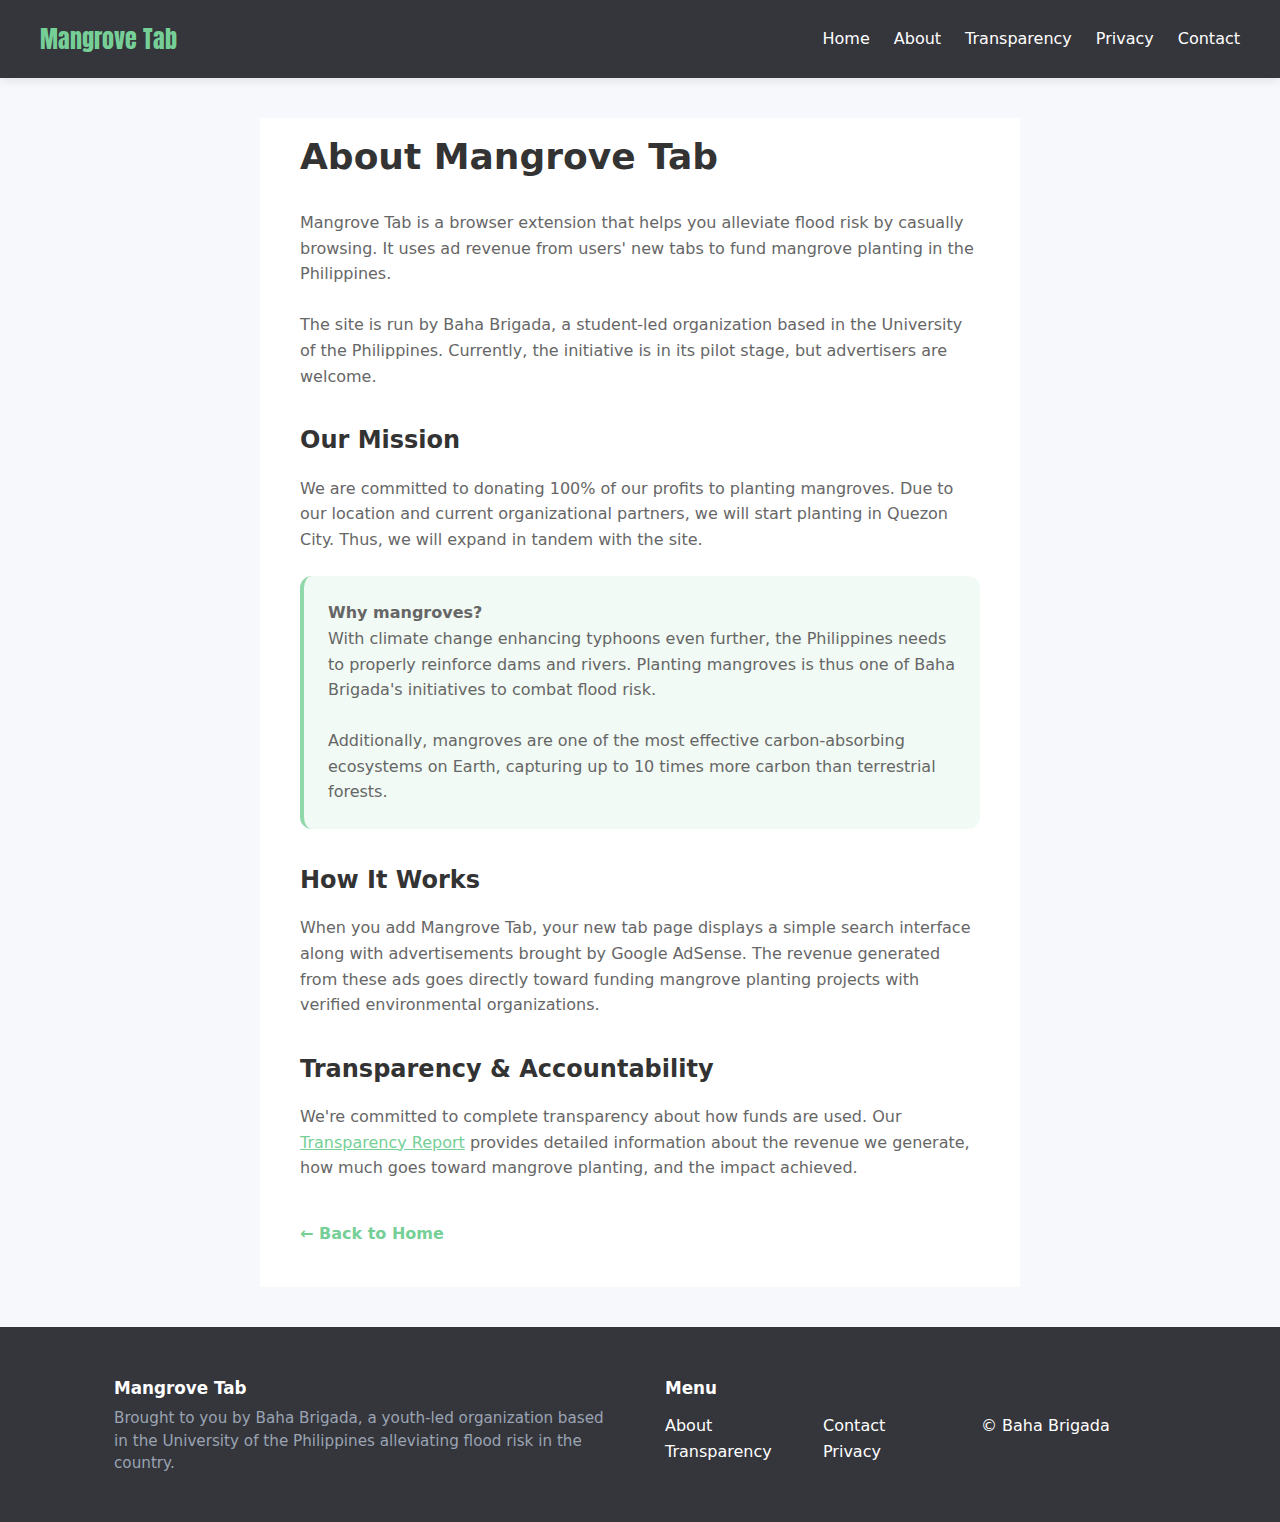
<file: about.html>
<!DOCTYPE html>
<html lang="en">
<head>
    <meta charset="UTF-8">
    <meta name="viewport" content="width=device-width, initial-scale=1.0">
    <title>About Us - Mangrove Tab</title>
	<link rel="stylesheet" href="style_tabs.css">
	<link rel="preconnect" href="https://fonts.googleapis.com">
  
	<link rel="preconnect" href="https://fonts.gstatic.com" crossorigin>
	<link href="https://fonts.googleapis.com/css2?family=Anton&display=swap" rel="stylesheet">

	<link rel="icon" href="leaf.png">

	<script async src="https://pagead2.googlesyndication.com/pagead/js/adsbygoogle.js?client=ca-pub-4052982467927576"
     crossorigin="anonymous"></script>
</head>
<body>
    <div class="header">
        <div class="header-content">
            <a href="index.html" class="logo-link">
                <span>Mangrove Tab</span>
            </a>
            <nav class="nav-links">
                <a href="index.html">Home</a>
                <a href="about.html">About</a>
                <a href="transparency.html">Transparency</a>
                <a href="privacy.html">Privacy</a>
                <a href="contact.html">Contact</a>
            </nav>
        </div>
    </div>

    <div class="container">
        <div class="content-box">
            <h1>About Mangrove Tab</h1>
            
            <p>
                Mangrove Tab is a browser extension that helps you alleviate flood risk by casually browsing. It uses ad revenue
				from users' new tabs to fund mangrove planting in the Philippines.
                <br/><br/>
				The site is run by Baha Brigada, a student-led organization based in the University of the Philippines. Currently,
				the initiative is in its pilot stage, but advertisers are welcome.
            </p>

            <h2>Our Mission</h2>
            <p>
				We are committed to donating 100% of our profits to planting mangroves. Due to our location and current 
				organizational partners, we will start planting in Quezon City. Thus, we will expand in tandem with the site.
            </p>

            <div class="highlight-box">
                <p style="margin: 0;">
                    <strong>Why mangroves?</strong><br>
                    With climate change enhancing typhoons even further, the Philippines needs to properly 
					reinforce dams and rivers. Planting mangroves is thus one of Baha Brigada's initiatives to combat flood risk. 
					<br/><br/>
					Additionally, mangroves are one of the most effective carbon-absorbing ecosystems on Earth, 
					capturing up to 10 times more carbon than terrestrial forests. 
                </p>
            </div>

            <h2>How It Works</h2>
            <p>
                When you add Mangrove Tab, your new tab page displays a simple search interface along with advertisements
				brought by Google AdSense. The revenue generated from these ads goes directly toward funding mangrove planting 
                projects with verified environmental organizations.
            </p>

            <h2>Transparency & Accountability</h2>
            <p>
                We're committed to complete transparency about how funds are used. Our <a href="transparency.html" style="color: #75cf96;">Transparency Report</a> 
                provides detailed information about the revenue we generate, how much goes toward mangrove planting, and the 
				impact achieved.
            </p>

            <a href="index.html" class="back-link">← Back to Home</a>
        </div>
    </div>
</body>

  <footer class="footer" role="contentinfo">
    <div class="footer__container">
      <div class="footer__split">

        <!-- LEFT: brand / summary -->
        <div class="footer__left" aria-label="About">
          <div class="brand">
            <div class="brand__title">Mangrove Tab</div>
            <div class="brand__desc">Brought to you by Baha Brigada, a youth-led organization based in the University of the Philippines alleviating flood risk in the country.</div>
          </div>
        </div>

        <!-- RIGHT: links / contact -->
        <div class="footer__right" aria-label="Site links and contact">
          <div class="links">
		    <div class="brand__title">Menu</div>
            <div class="links__row">
              <div class="links__col">
                <a href="about.html">About</a>
				<a href="transparency.html">Transparency</a>
              </div>
              <div class="links__col">
                <a href="contact.html">Contact</a>
				<a href="privacy.html">Privacy</a>
              </div>
			  <div class="links__col">
				<div>&copy;  Baha Brigada</div>
			  </div>
            </div>

            </div>

          </div>
        </div>

      </div>
    </div>
  </footer>


</html>
</file>
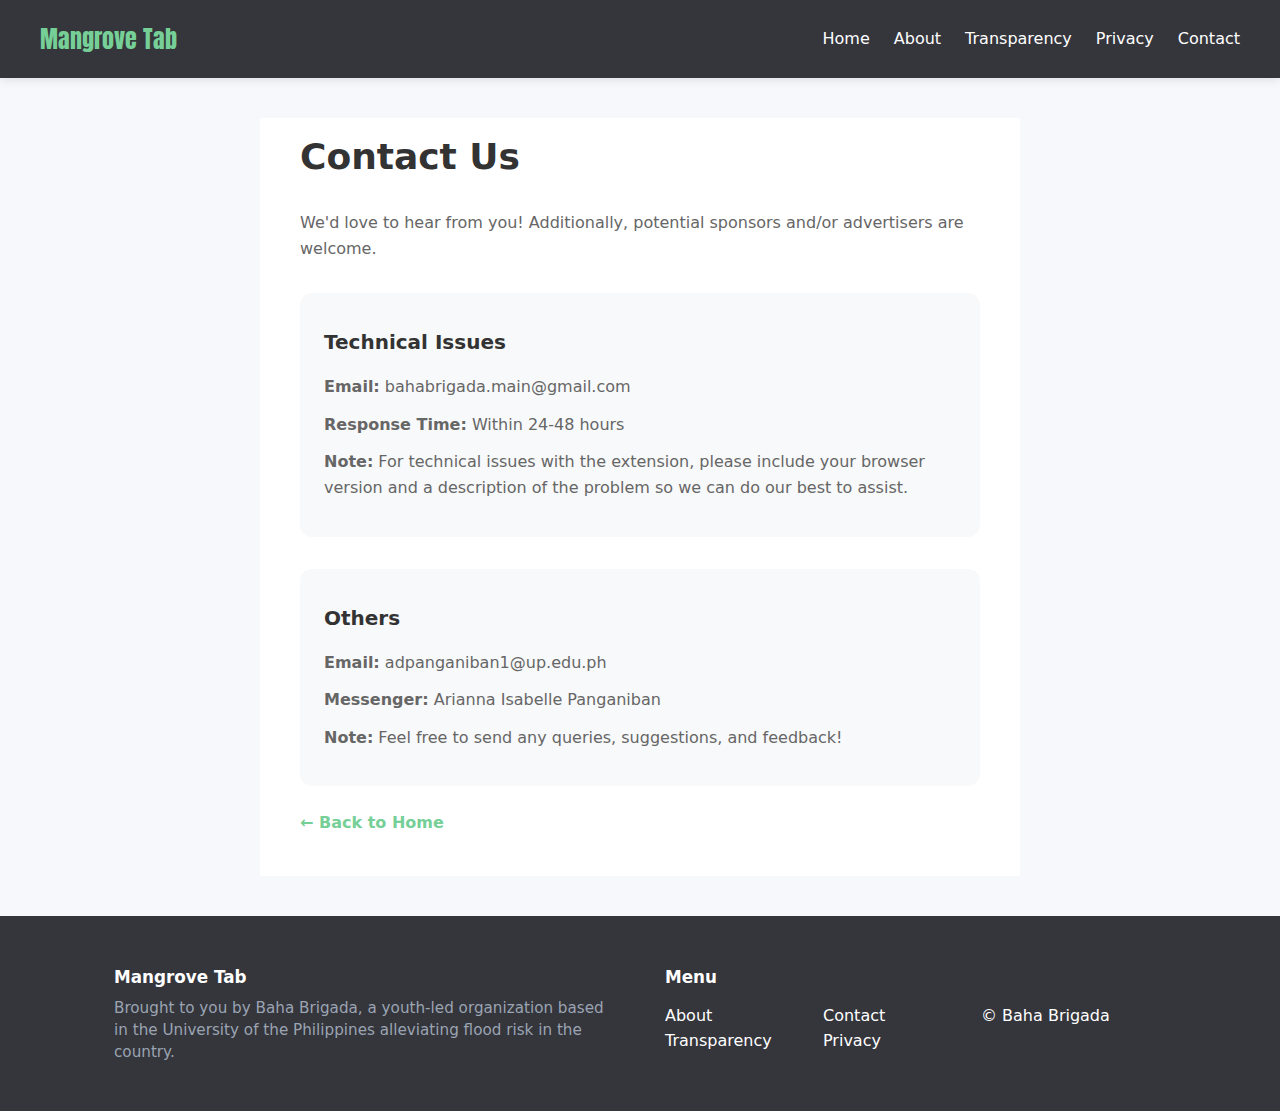
<file: contact.html>
<!DOCTYPE html>
<html lang="en">
<head>
    <meta charset="UTF-8">
    <meta name="viewport" content="width=device-width, initial-scale=1.0">
    <title>Contact Us - Mangrove Tab</title>
		<link rel="stylesheet" href="style_tabs.css">
	<link rel="preconnect" href="https://fonts.googleapis.com">
  
	<link rel="preconnect" href="https://fonts.gstatic.com" crossorigin>
	<link href="https://fonts.googleapis.com/css2?family=Anton&display=swap" rel="stylesheet">
	
	<link rel="icon" href="leaf.png">
    <style>

        .form-group {
            display: flex;
            flex-direction: column;
            gap: 8px;
        }

        label {
            color: #333;
            font-weight: 600;
            font-size: 14px;
        }

        input, textarea, select {
            padding: 12px 16px;
            border: 2px solid #e0e0e0;
            border-radius: 8px;
            font-size: 16px;
            font-family: inherit;
            transition: border-color 0.2s;
        }

        input:focus, textarea:focus, select:focus {
            outline: none;
            border-color: #667eea;
        }

        textarea {
            min-height: 150px;
            resize: vertical;
        }

        .contact-info {
            background: #f8f9fa;
            padding: 1px 24px 24px 24px;
            border-radius: 12px;
            margin-top: 32px;
        }

        .contact-info h2 {
            color: #333;
            margin-bottom: 16px;
            font-size: 20px;
        }

        .contact-info p {
            margin-bottom: 12px;
            color: #666;
        }
		
    </style>
</head>
<body>
    <div class="header">
        <div class="header-content">
            <a href="index.html" class="logo-link">
                <span>Mangrove Tab</span>
            </a>
            <nav class="nav-links">
                <a href="index.html">Home</a>
                <a href="about.html">About</a>
                <a href="transparency.html">Transparency</a>
                <a href="privacy.html">Privacy</a>
                <a href="contact.html">Contact</a>
            </nav>
        </div>
    </div>

    <div class="container">
        <div class="content-box">
            <h1>Contact Us</h1>
            <p>
                We'd love to hear from you! Additionally, potential
				sponsors and/or advertisers are welcome.
            </p>
			
            <div class="contact-info">
                <h2>Technical Issues</h2>
                <p><strong>Email:</strong> bahabrigada.main@gmail.com</p>
                <p><strong>Response Time:</strong> Within 24-48 hours</p>
                <p>
                    <strong>Note:</strong> For technical issues with the extension, please include your browser 
                    version and a description of the problem so we can do our best to assist.
                </p>
            </div>
			
			<div class="contact-info">
                <h2>Others</h2>
                <p><strong>Email:</strong> adpanganiban1@up.edu.ph</p>
				<p><strong>Messenger:</strong> Arianna Isabelle Panganiban</p>
                <p>
                    <strong>Note:</strong> Feel free to send any queries, suggestions, and feedback! 
                </p>
            </div>


            <a href="index.html" class="back-link">← Back to Home</a>
        </div>
    </div>
</body>

  <footer class="footer" role="contentinfo">
    <div class="footer__container">
      <div class="footer__split">

        <!-- LEFT: brand / summary -->
        <div class="footer__left" aria-label="About">
          <div class="brand">
            <div class="brand__title">Mangrove Tab</div>
            <div class="brand__desc">Brought to you by Baha Brigada, a youth-led organization based in the University of the Philippines alleviating flood risk in the country.</div>
          </div>
        </div>

        <!-- RIGHT: links / contact -->
        <div class="footer__right" aria-label="Site links and contact">
          <div class="links">
		    <div class="brand__title">Menu</div>
            <div class="links__row">
              <div class="links__col">
                <a href="about.html">About</a>
				<a href="transparency.html">Transparency</a>
              </div>
              <div class="links__col">
                <a href="contact.html">Contact</a>
				<a href="transparency.html">Privacy</a>
              </div>
			  <div class="links__col">
				<div>&copy;  Baha Brigada</div>
			  </div>
            </div>

            </div>

          </div>
        </div>

      </div>
    </div>
  </footer>


</html>
</file>
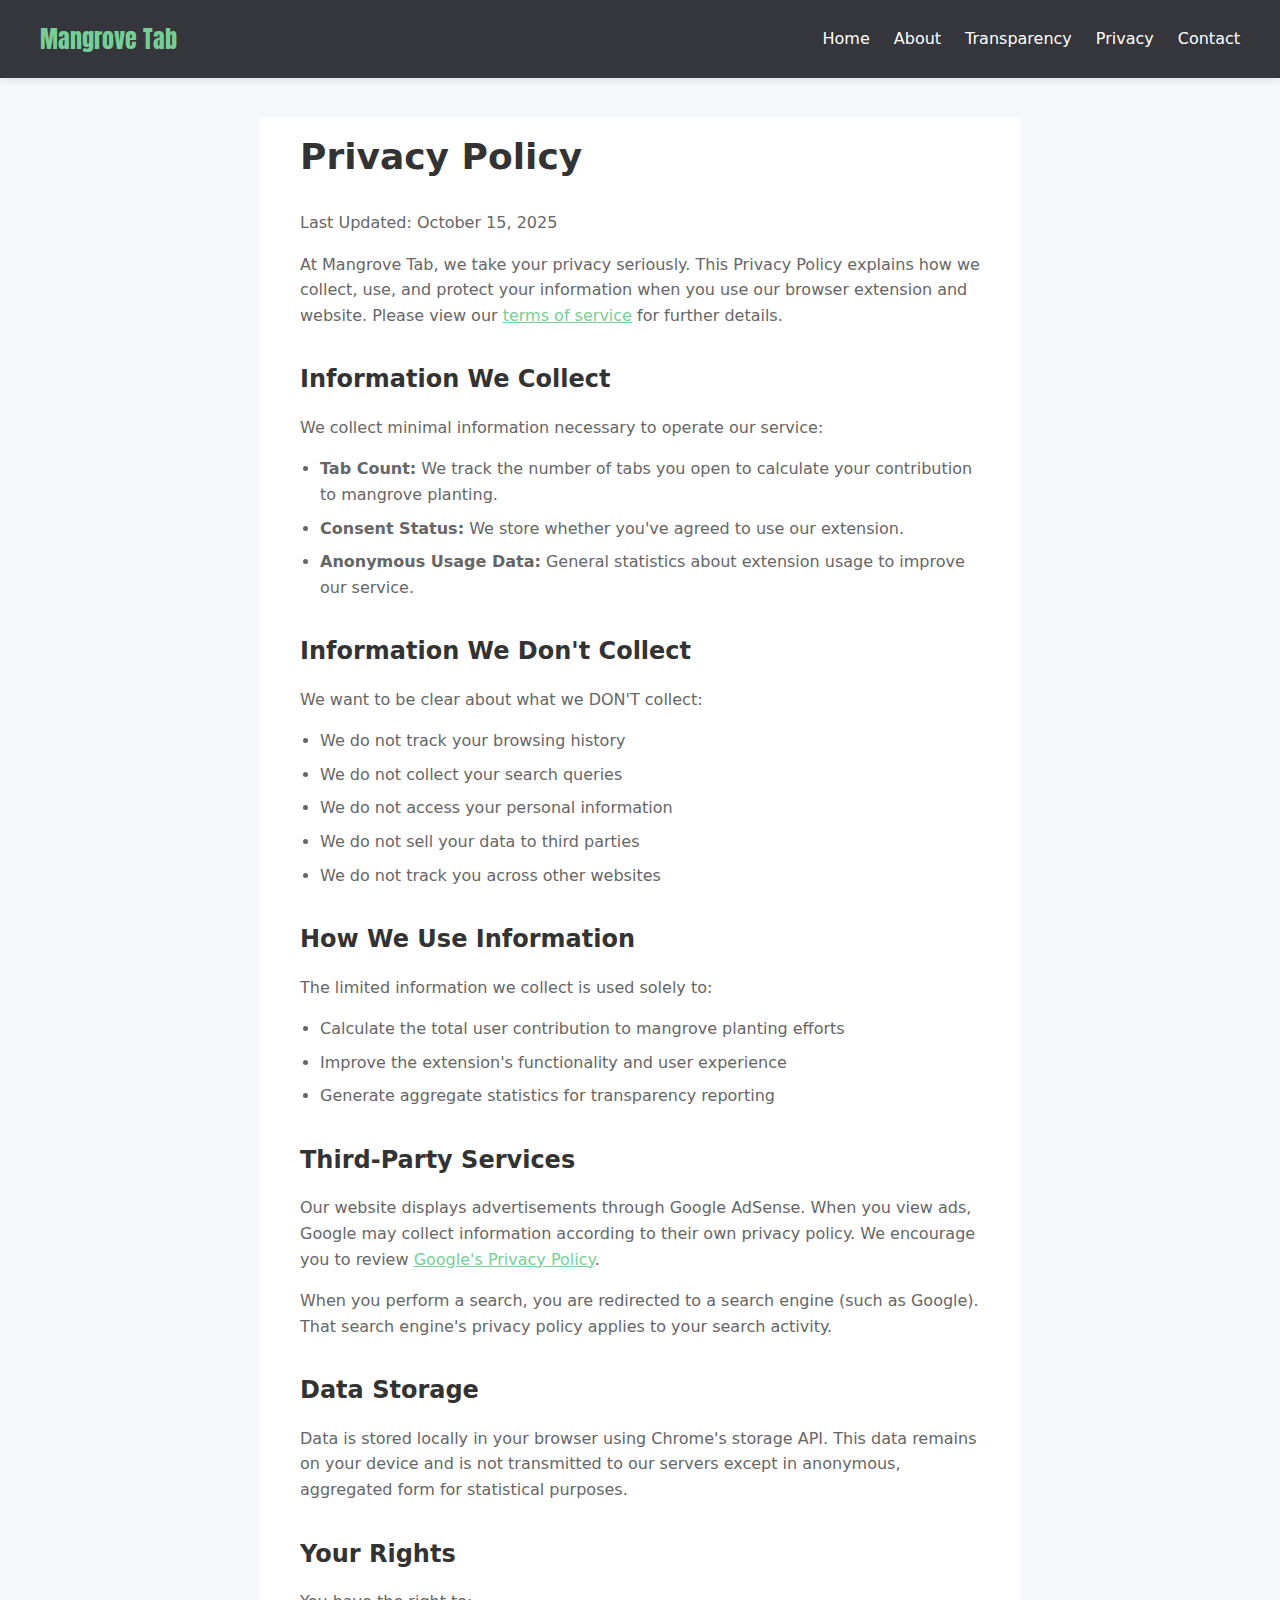
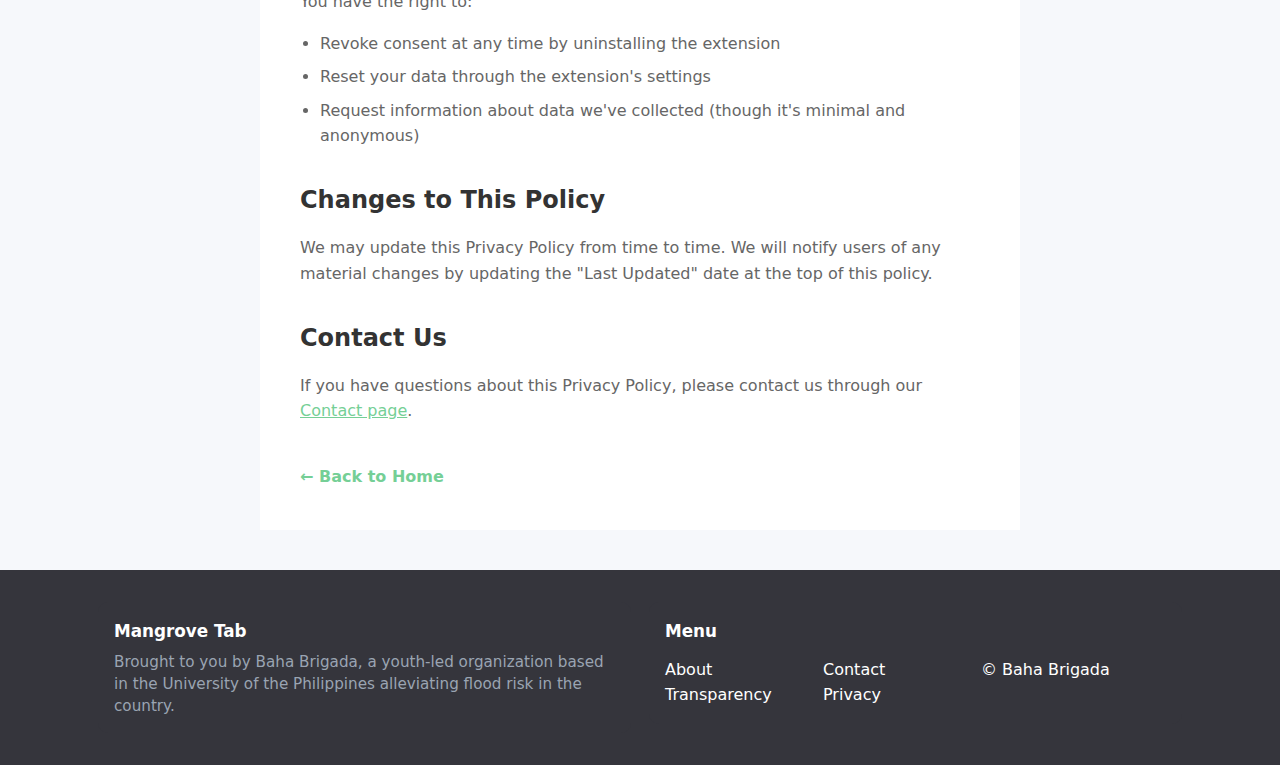
<file: privacy.html>
<!DOCTYPE html>
<html lang="en">
<head>
    <meta charset="UTF-8">
    <meta name="viewport" content="width=device-width, initial-scale=1.0">
    <title>Privacy Policy - Mangrove Tab</title>
	<link rel="stylesheet" href="style_tabs.css">
	<link rel="preconnect" href="https://fonts.googleapis.com">
  
	<link rel="preconnect" href="https://fonts.gstatic.com" crossorigin>
	<link href="https://fonts.googleapis.com/css2?family=Anton&display=swap" rel="stylesheet">
	<style>
	    ul {
            color: #666;
            margin-bottom: 16px;
            margin-left: 20px;
        }

        li {
            margin-bottom: 8px;
        }

	</style>
</head>
<body>
    <div class="header">
        <div class="header-content">
            <a href="index.html" class="logo-link">
                <span>Mangrove Tab</span>
            </a>
            <nav class="nav-links">
                <a href="index.html">Home</a>
                <a href="about.html">About</a>
                <a href="transparency.html">Transparency</a>
                <a href="privacy.html">Privacy</a>
                <a href="contact.html">Contact</a>
            </nav>
        </div>
    </div>

    <div class="container">
        <div class="content-box">
            <h1>Privacy Policy</h1>
            <p class="last-updated">Last Updated: October 15, 2025</p>
            
            <p>
                At Mangrove Tab, we take your privacy seriously. This Privacy Policy explains how we collect, 
                use, and protect your information when you use our browser extension and website. Please view our 
				<a href="terms.html" style="color: #75cf96;" >terms of service</a> for further details.
            </p>

            <h2>Information We Collect</h2>
            <p>
                We collect minimal information necessary to operate our service:
            </p>
            <ul>
                <li><strong>Tab Count:</strong> We track the number of tabs you open to calculate your contribution to mangrove planting.</li>
                <li><strong>Consent Status:</strong> We store whether you've agreed to use our extension.</li>
                <li><strong>Anonymous Usage Data:</strong> General statistics about extension usage to improve our service.</li>
            </ul>

            <h2>Information We Don't Collect</h2>
            <p>
                We want to be clear about what we DON'T collect:
            </p>
            <ul>
                <li>We do not track your browsing history</li>
                <li>We do not collect your search queries</li>
                <li>We do not access your personal information</li>
                <li>We do not sell your data to third parties</li>
                <li>We do not track you across other websites</li>
            </ul>

            <h2>How We Use Information</h2>
            <p>
                The limited information we collect is used solely to:
            </p>
            <ul>
                <li>Calculate the total user contribution to mangrove planting efforts</li>
                <li>Improve the extension's functionality and user experience</li>
                <li>Generate aggregate statistics for transparency reporting</li>
            </ul>

            <h2>Third-Party Services</h2>
            <p>
                Our website displays advertisements through Google AdSense. When you view ads, Google may collect 
                information according to their own privacy policy. We encourage you to review 
                <a href="https://policies.google.com/privacy" style="color: #75cf96;" target="_blank">Google's Privacy Policy</a>.
            </p>

            <p>
                When you perform a search, you are redirected to a search engine (such as Google). That search engine's 
                privacy policy applies to your search activity.
            </p>

            <h2>Data Storage</h2>
            <p>
                Data is stored locally in your browser using Chrome's storage API. This data remains on your device 
                and is not transmitted to our servers except in anonymous, aggregated form for statistical purposes.
            </p>

            <h2>Your Rights</h2>
            <p>
                You have the right to:
            </p>
            <ul>
                <li>Revoke consent at any time by uninstalling the extension</li>
                <li>Reset your data through the extension's settings</li>
                <li>Request information about data we've collected (though it's minimal and anonymous)</li>
            </ul>

            <h2>Changes to This Policy</h2>
            <p>
                We may update this Privacy Policy from time to time. We will notify users of any material changes 
                by updating the "Last Updated" date at the top of this policy.
            </p>

            <h2>Contact Us</h2>
            <p>
                If you have questions about this Privacy Policy, please contact us through our 
                <a href="contact.html" style="color: #75cf96;">Contact page</a>.
            </p>

            <a href="index.html" class="back-link">← Back to Home</a>
        </div>
    </div>
</body>

  <footer class="footer" role="contentinfo">
    <div class="footer__container">
      <div class="footer__split">

        <!-- LEFT: brand / summary -->
        <div class="footer__left" aria-label="About">
          <div class="brand">
            <div class="brand__title">Mangrove Tab</div>
            <div class="brand__desc">Brought to you by Baha Brigada, a youth-led organization based in the University of the Philippines alleviating flood risk in the country.</div>
          </div>
        </div>

        <!-- RIGHT: links / contact -->
        <div class="footer__right" aria-label="Site links and contact">
          <div class="links">
		    <div class="brand__title">Menu</div>
            <div class="links__row">
              <div class="links__col">
                <a href="about.html">About</a>
				<a href="transparency.html">Transparency</a>
              </div>
              <div class="links__col">
                <a href="contact.html">Contact</a>
				<a href="transparency.html">Privacy</a>
              </div>
			  <div class="links__col">
				<div>&copy;  Baha Brigada</div>
			  </div>
            </div>

            </div>

          </div>
        </div>

      </div>
    </div>
  </footer>

</html>
</file>
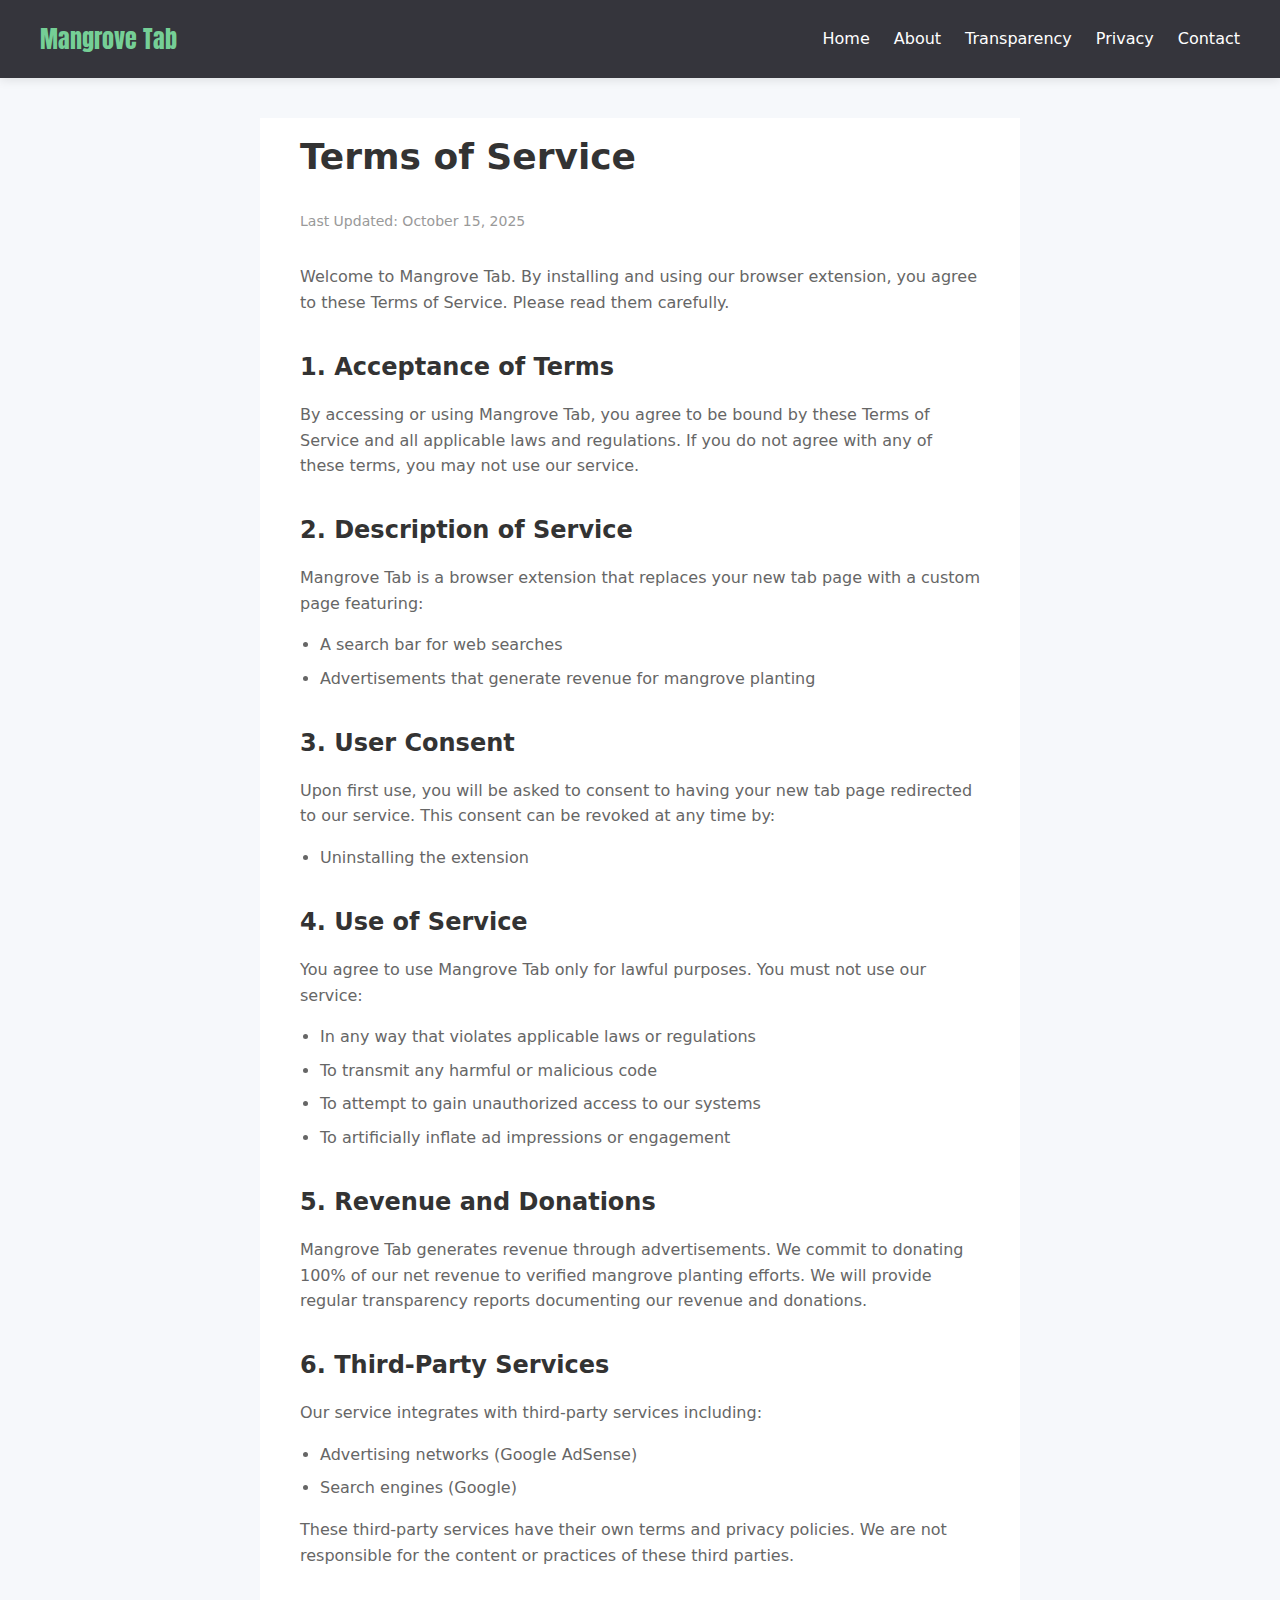
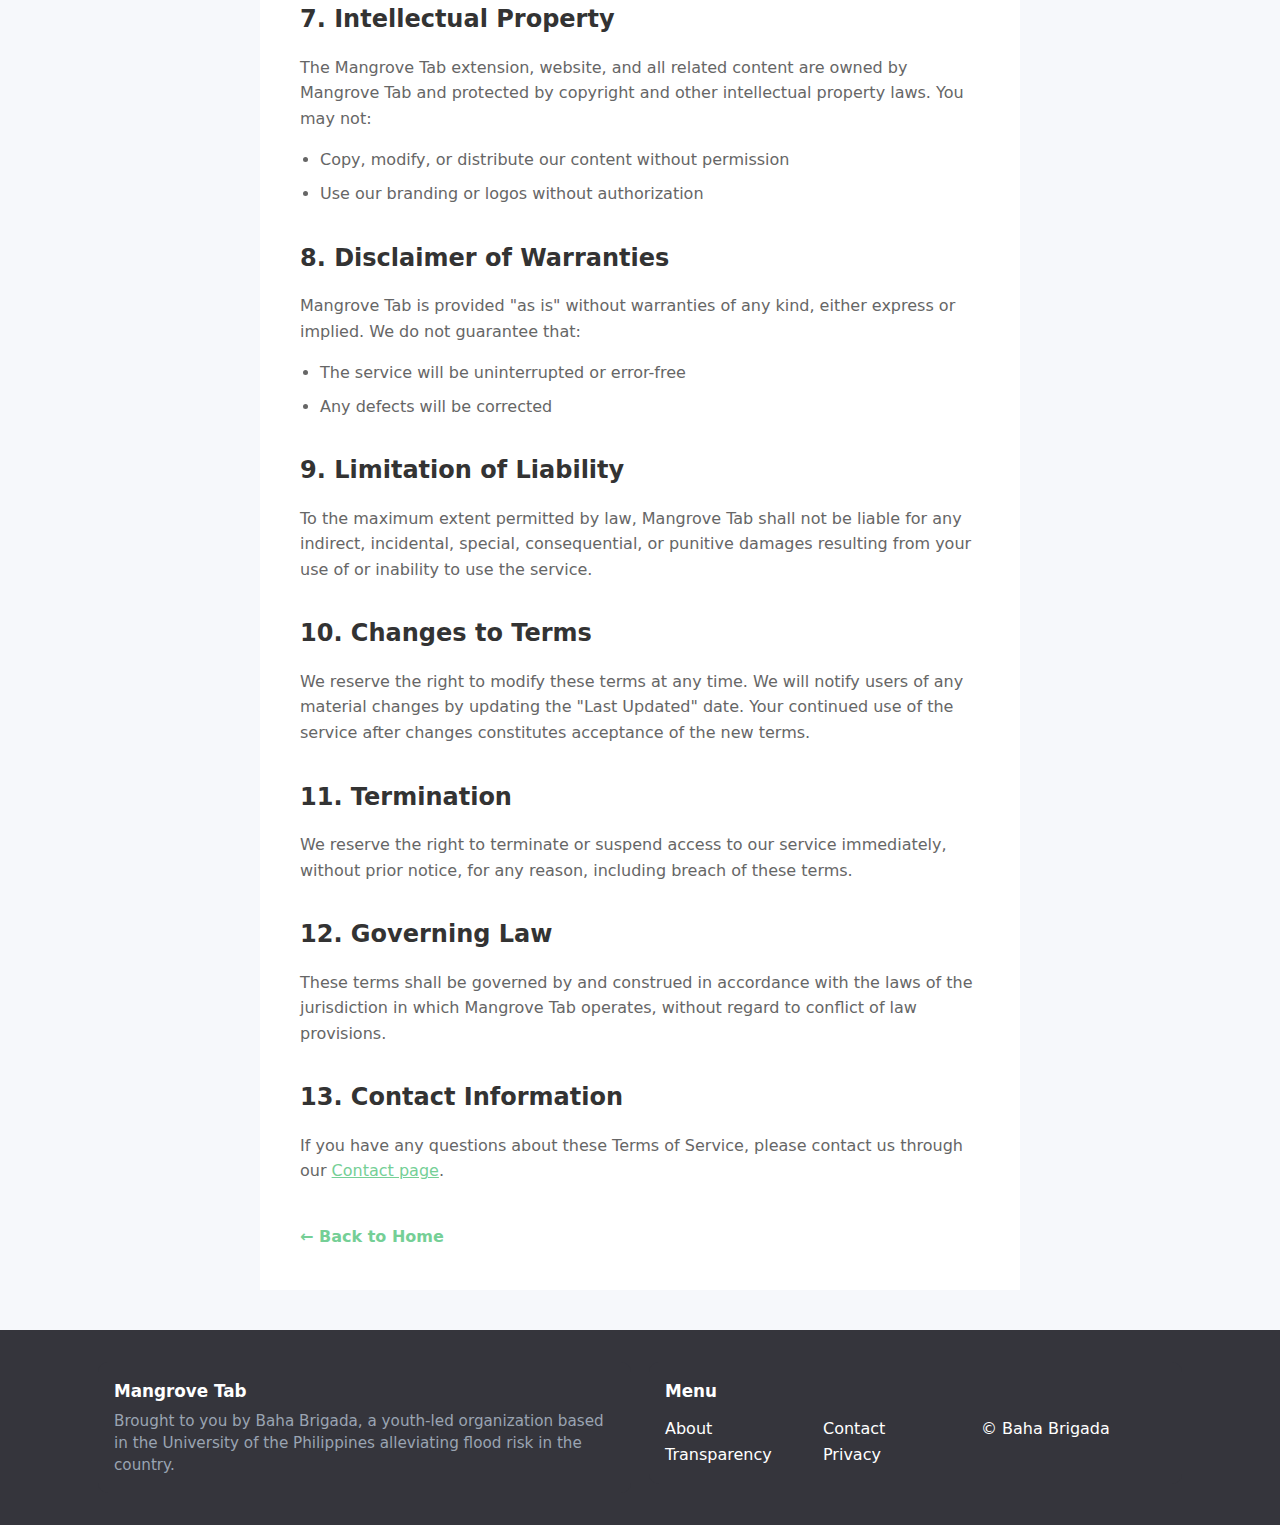
<file: terms.html>
<!DOCTYPE html>
<html lang="en">
<head>
    <meta charset="UTF-8">
    <meta name="viewport" content="width=device-width, initial-scale=1.0">
    <title>Terms of Service - Mangrove Tab</title>
	<link rel="stylesheet" href="style_tabs.css">
	<link rel="preconnect" href="https://fonts.googleapis.com">
  
	<link rel="preconnect" href="https://fonts.gstatic.com" crossorigin>
	<link href="https://fonts.googleapis.com/css2?family=Anton&display=swap" rel="stylesheet">

    <style>

        .last-updated {
            color: #999;
            margin-bottom: 32px;
            font-size: 14px;
        }

        ul {
            color: #666;
            margin-bottom: 16px;
            margin-left: 20px;
        }

        li {
            margin-bottom: 8px;
        }
    </style>
</head>
<body>
    <div class="header">
        <div class="header-content">
            <a href="index.html" class="logo-link">
                <span>Mangrove Tab</span>
            </a>
            <nav class="nav-links">
                <a href="index.html">Home</a>
                <a href="about.html">About</a>
                <a href="transparency.html">Transparency</a>
                <a href="privacy.html">Privacy</a>
                <a href="contact.html">Contact</a>
            </nav>
        </div>
    </div>

    <div class="container">
        <div class="content-box">
            <h1>Terms of Service</h1>
            <p class="last-updated">Last Updated: October 15, 2025</p>
            
            <p>
                Welcome to Mangrove Tab. By installing and using our browser extension, you agree to these Terms of Service. 
                Please read them carefully.
            </p>

            <h2>1. Acceptance of Terms</h2>
            <p>
                By accessing or using Mangrove Tab, you agree to be bound by these Terms of Service and all applicable 
                laws and regulations. If you do not agree with any of these terms, you may not use our service.
            </p>

            <h2>2. Description of Service</h2>
            <p>
                Mangrove Tab is a browser extension that replaces your new tab page with a custom page featuring:
            </p>
            <ul>
                <li>A search bar for web searches</li>
                <li>Advertisements that generate revenue for mangrove planting</li>
            </ul>

            <h2>3. User Consent</h2>
            <p>
                Upon first use, you will be asked to consent to having your new tab page redirected to our service. 
                This consent can be revoked at any time by:
            </p>
            <ul>
                <li>Uninstalling the extension</li>
            </ul>

            <h2>4. Use of Service</h2>
            <p>
                You agree to use Mangrove Tab only for lawful purposes. You must not use our service:
            </p>
            <ul>
                <li>In any way that violates applicable laws or regulations</li>
                <li>To transmit any harmful or malicious code</li>
                <li>To attempt to gain unauthorized access to our systems</li>
                <li>To artificially inflate ad impressions or engagement</li>
            </ul>

            <h2>5. Revenue and Donations</h2>
            <p>
                Mangrove Tab generates revenue through advertisements. We commit to donating 100% of our 
                net revenue to verified mangrove planting efforts. We will provide regular 
				transparency reports documenting our revenue and donations.
            </p>

            <h2>6. Third-Party Services</h2>
            <p>
                Our service integrates with third-party services including:
            </p>
            <ul>
                <li>Advertising networks (Google AdSense)</li>
                <li>Search engines (Google)</li>
            </ul>
            <p>
                These third-party services have their own terms and privacy policies. We are not responsible for 
                the content or practices of these third parties.
            </p>

            <h2>7. Intellectual Property</h2>
            <p>
                The Mangrove Tab extension, website, and all related content are owned by Mangrove Tab and protected 
                by copyright and other intellectual property laws. You may not:
            </p>
            <ul>
                <li>Copy, modify, or distribute our content without permission</li>
                <li>Use our branding or logos without authorization</li>
            </ul>

            <h2>8. Disclaimer of Warranties</h2>
            <p>
                Mangrove Tab is provided "as is" without warranties of any kind, either express or implied. We do not 
                guarantee that:
            </p>
            <ul>
                <li>The service will be uninterrupted or error-free</li>
                <li>Any defects will be corrected</li>
            </ul>

            <h2>9. Limitation of Liability</h2>
            <p>
                To the maximum extent permitted by law, Mangrove Tab shall not be liable for any indirect, incidental, 
                special, consequential, or punitive damages resulting from your use of or inability to use the service.
            </p>

            <h2>10. Changes to Terms</h2>
            <p>
                We reserve the right to modify these terms at any time. We will notify users of any material changes 
                by updating the "Last Updated" date. Your continued use of the service after changes constitutes 
                acceptance of the new terms.
            </p>

            <h2>11. Termination</h2>
            <p>
                We reserve the right to terminate or suspend access to our service immediately, without prior notice, 
                for any reason, including breach of these terms.
            </p>

            <h2>12. Governing Law</h2>
            <p>
                These terms shall be governed by and construed in accordance with the laws of the jurisdiction in 
                which Mangrove Tab operates, without regard to conflict of law provisions.
            </p>

            <h2>13. Contact Information</h2>
            <p>
                If you have any questions about these Terms of Service, please contact us through our 
                <a href="contact.html" style="color:#75cf96;">Contact page</a>.
            </p>

            <a href="index.html" class="back-link">← Back to Home</a>
        </div>
    </div>
</body>

  <footer class="footer" role="contentinfo">
    <div class="footer__container">
      <div class="footer__split">

        <!-- LEFT: brand / summary -->
        <div class="footer__left" aria-label="About">
          <div class="brand">
            <div class="brand__title">Mangrove Tab</div>
            <div class="brand__desc">Brought to you by Baha Brigada, a youth-led organization based in the University of the Philippines alleviating flood risk in the country.</div>
          </div>
        </div>

        <!-- RIGHT: links / contact -->
        <div class="footer__right" aria-label="Site links and contact">
          <div class="links">
		    <div class="brand__title">Menu</div>
            <div class="links__row">
              <div class="links__col">
                <a href="about.html">About</a>
				<a href="transparency.html">Transparency</a>
              </div>
              <div class="links__col">
                <a href="contact.html">Contact</a>
				<a href="transparency.html">Privacy</a>
              </div>
			  <div class="links__col">
				<div>&copy;  Baha Brigada</div>
			  </div>
            </div>

            </div>

          </div>
        </div>

      </div>
    </div>
  </footer>

</html>
</file>
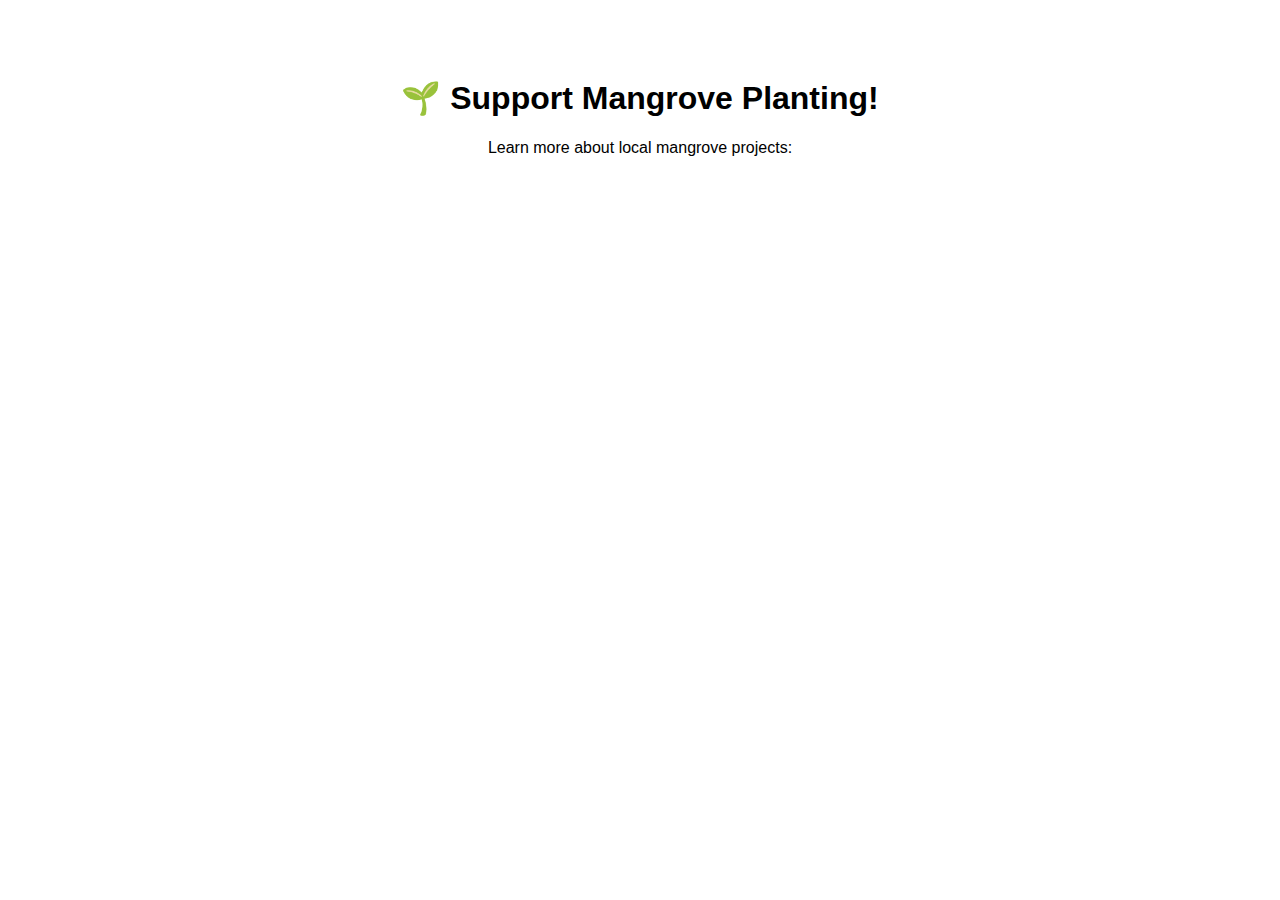
<file: test.html>
<!DOCTYPE html>
<html lang="en">
<head>
  <meta charset="UTF-8">
  <title>Mangrove Ads</title>
</head>
<body style="text-align:center; font-family: Arial, sans-serif; padding:50px;">
  <h1>🌱 Support Mangrove Planting!</h1>
  <p>Learn more about local mangrove projects:</p>

  <!-- Google AdSense Code -->
  <script async src="https://pagead2.googlesyndication.com/pagead/js/adsbygoogle.js"></script>
  <ins class="adsbygoogle"
       style="display:block"
       data-ad-client="pub-4052982467927576"
       data-ad-slot="YYYYYYYYYY"
       data-ad-format="auto"
       data-full-width-responsive="true"></ins>
  <script>
       (adsbygoogle = window.adsbygoogle || []).push({});
  </script>
</body>
</html>
</file>
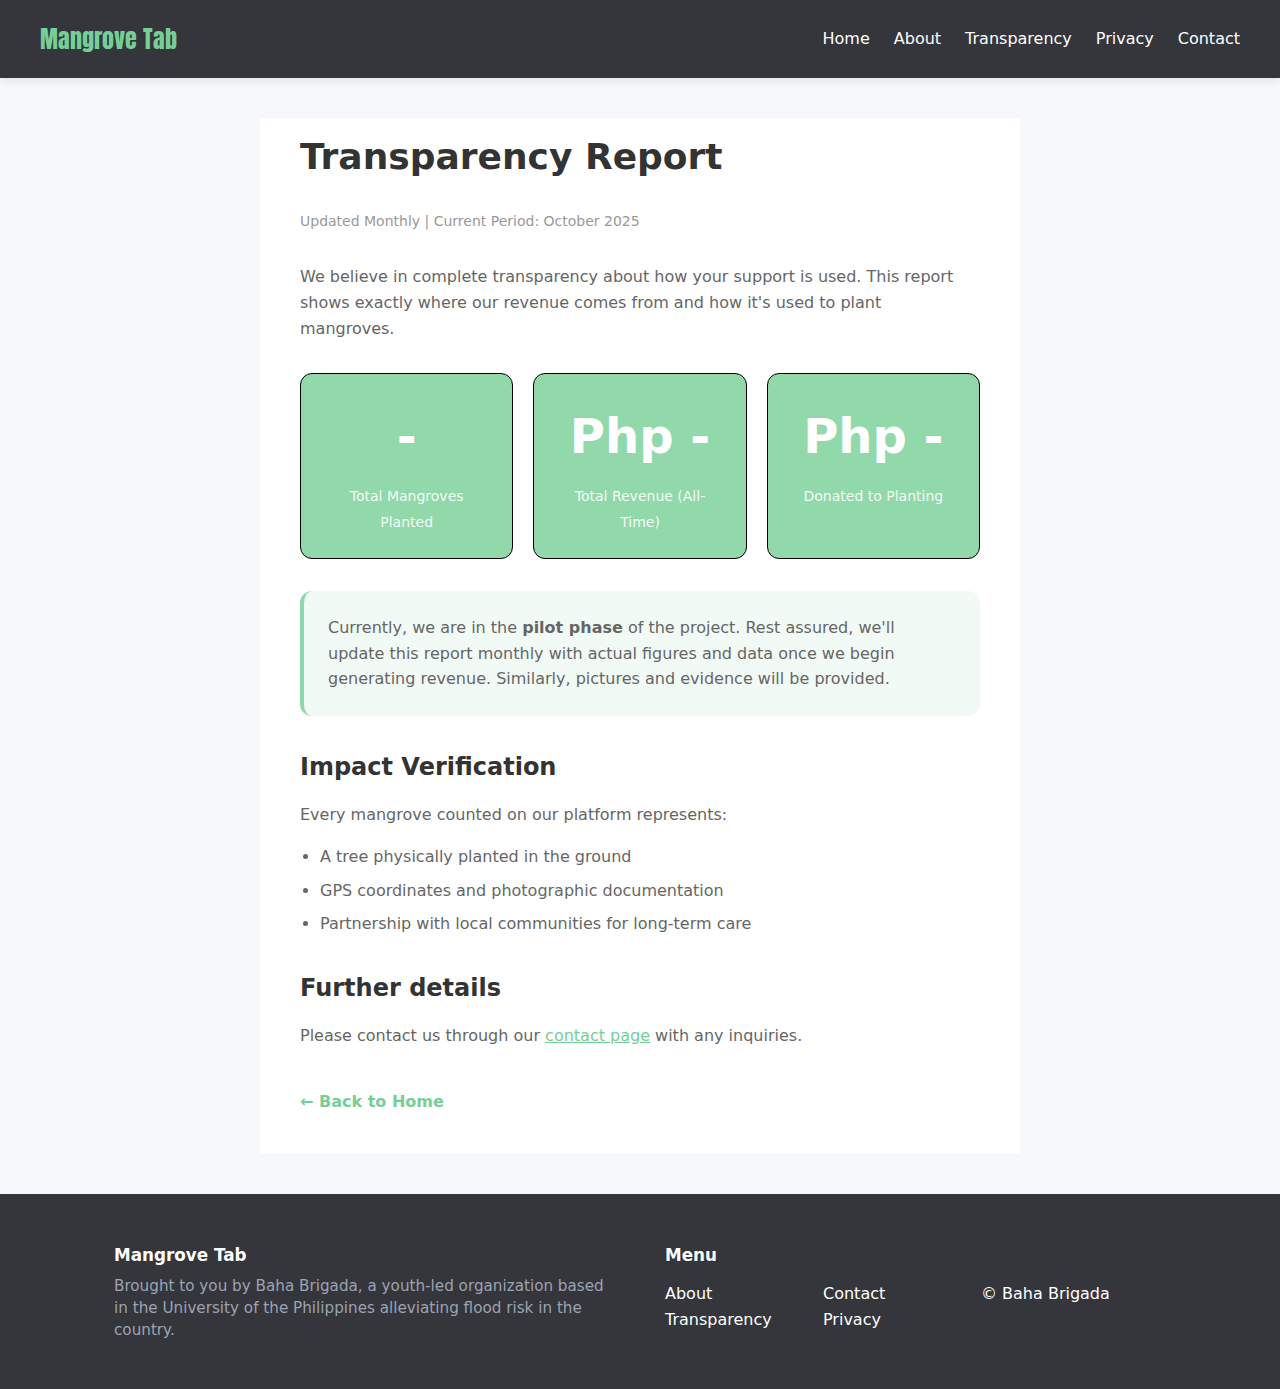
<file: transparency.html>
<!DOCTYPE html>
<html lang="en">
<head>
    <meta charset="UTF-8">
    <meta name="viewport" content="width=device-width, initial-scale=1.0">
    <title>Transparency Report - Mangrove Tab</title>
	<link rel="stylesheet" href="style_tabs.css">
	<link rel="preconnect" href="https://fonts.googleapis.com">
  
	<link rel="preconnect" href="https://fonts.gstatic.com" crossorigin>
	<link href="https://fonts.googleapis.com/css2?family=Anton&display=swap" rel="stylesheet">
	
	<link rel="icon" href="leaf.png

	<script async src="https://pagead2.googlesyndication.com/pagead/js/adsbygoogle.js?client=ca-pub-4052982467927576"
     crossorigin="anonymous"></script>
    <style>
        .last-updated {
            color: #999;
            margin-bottom: 32px;
            font-size: 14px;
        }

        .stats-grid {
            display: grid;
            grid-template-columns: repeat(auto-fit, minmax(200px, 1fr));
            gap: 20px;
            margin: 32px 0;
        }

        .stat-card {
            background: rgba(117, 207, 150, 0.8);
            color: white;
            padding: 24px;
            border-radius: 12px;
            text-align: center;
			border: 1px solid black;
        }

        .stat-number {
            font-size: 48px;
            font-weight: bold;
            display: block;
            margin-bottom: 8px;
        }

        .stat-label {
            font-size: 14px;
            opacity: 0.9;
        }
    </style>
</head>
<body>
    <div class="header">
        <div class="header-content">
            <a href="index.html" class="logo-link">
                <span>Mangrove Tab</span>
            </a>
            <nav class="nav-links">
                <a href="index.html">Home</a>
                <a href="about.html">About</a>
                <a href="transparency.html">Transparency</a>
                <a href="privacy.html">Privacy</a>
                <a href="contact.html">Contact</a>
            </nav>
        </div>
    </div>

    <div class="container">
        <div class="content-box">
            <h1>Transparency Report</h1>
            <p class="last-updated">Updated Monthly | Current Period: October 2025</p>
            
            <p>
                We believe in complete transparency about how your support is used. 
                This report shows exactly where our revenue comes from and how it's used to plant mangroves.
            </p>

            <div class="stats-grid">
                <div class="stat-card">
                    <span class="stat-number">-</span>
                    <span class="stat-label">Total Mangroves Planted</span>
                </div>
                <div class="stat-card">
                    <span class="stat-number">Php -</span>
                    <span class="stat-label">Total Revenue (All-Time)</span>
                </div>
                <div class="stat-card">
                    <span class="stat-number">Php -</span>
                    <span class="stat-label">Donated to Planting</span>
                </div>
            </div>

            <div class="highlight-box">
                <p style="margin: 0;">
                    Currently, we are in the <strong>pilot phase</strong>	 of the project. Rest assured, 
					we'll update this report monthly with actual figures and data once we begin generating revenue. 
					Similarly, pictures and evidence will be provided.
                </p>
            </div>

            <h2>Impact Verification</h2>
            <p>
                Every mangrove counted on our platform represents:
            </p>
            <ul style="color: #666; margin-left: 20px; margin-bottom: 16px;">
                <li style="margin-bottom: 8px;">A tree physically planted in the ground</li>
                <li style="margin-bottom: 8px;">GPS coordinates and photographic documentation</li>
                <li style="margin-bottom: 8px;">Partnership with local communities for long-term care</li>
            </ul>

            <h2>Further details</h2>
            <p>
                Please contact us through our <a href="contact.html" style="color: rgba(117, 207, 150)">contact page</a> with any inquiries.
            </p>
</body>
            <a href="index.html" class="back-link">← Back to Home</a>
        </div>
    </div>

  <footer class="footer" role="contentinfo">
    <div class="footer__container">
      <div class="footer__split">

        <!-- LEFT: brand / summary -->
        <div class="footer__left" aria-label="About">
          <div class="brand">
            <div class="brand__title">Mangrove Tab</div>
            <div class="brand__desc">Brought to you by Baha Brigada, a youth-led organization based in the University of the Philippines alleviating flood risk in the country.</div>
          </div>
        </div>

        <!-- RIGHT: links / contact -->
        <div class="footer__right" aria-label="Site links and contact">
          <div class="links">
		    <div class="brand__title">Menu</div>
            <div class="links__row">
              <div class="links__col">
                <a href="about.html">About</a>
				<a href="transparency.html">Transparency</a>
              </div>
              <div class="links__col">
                <a href="contact.html">Contact</a>
				<a href="transparency.html">Privacy</a>
              </div>
			  <div class="links__col">
				<div>&copy;  Baha Brigada</div>
			  </div>
            </div>

            </div>

          </div>
        </div>

      </div>
    </div>
  </footer>


</html>
</file>
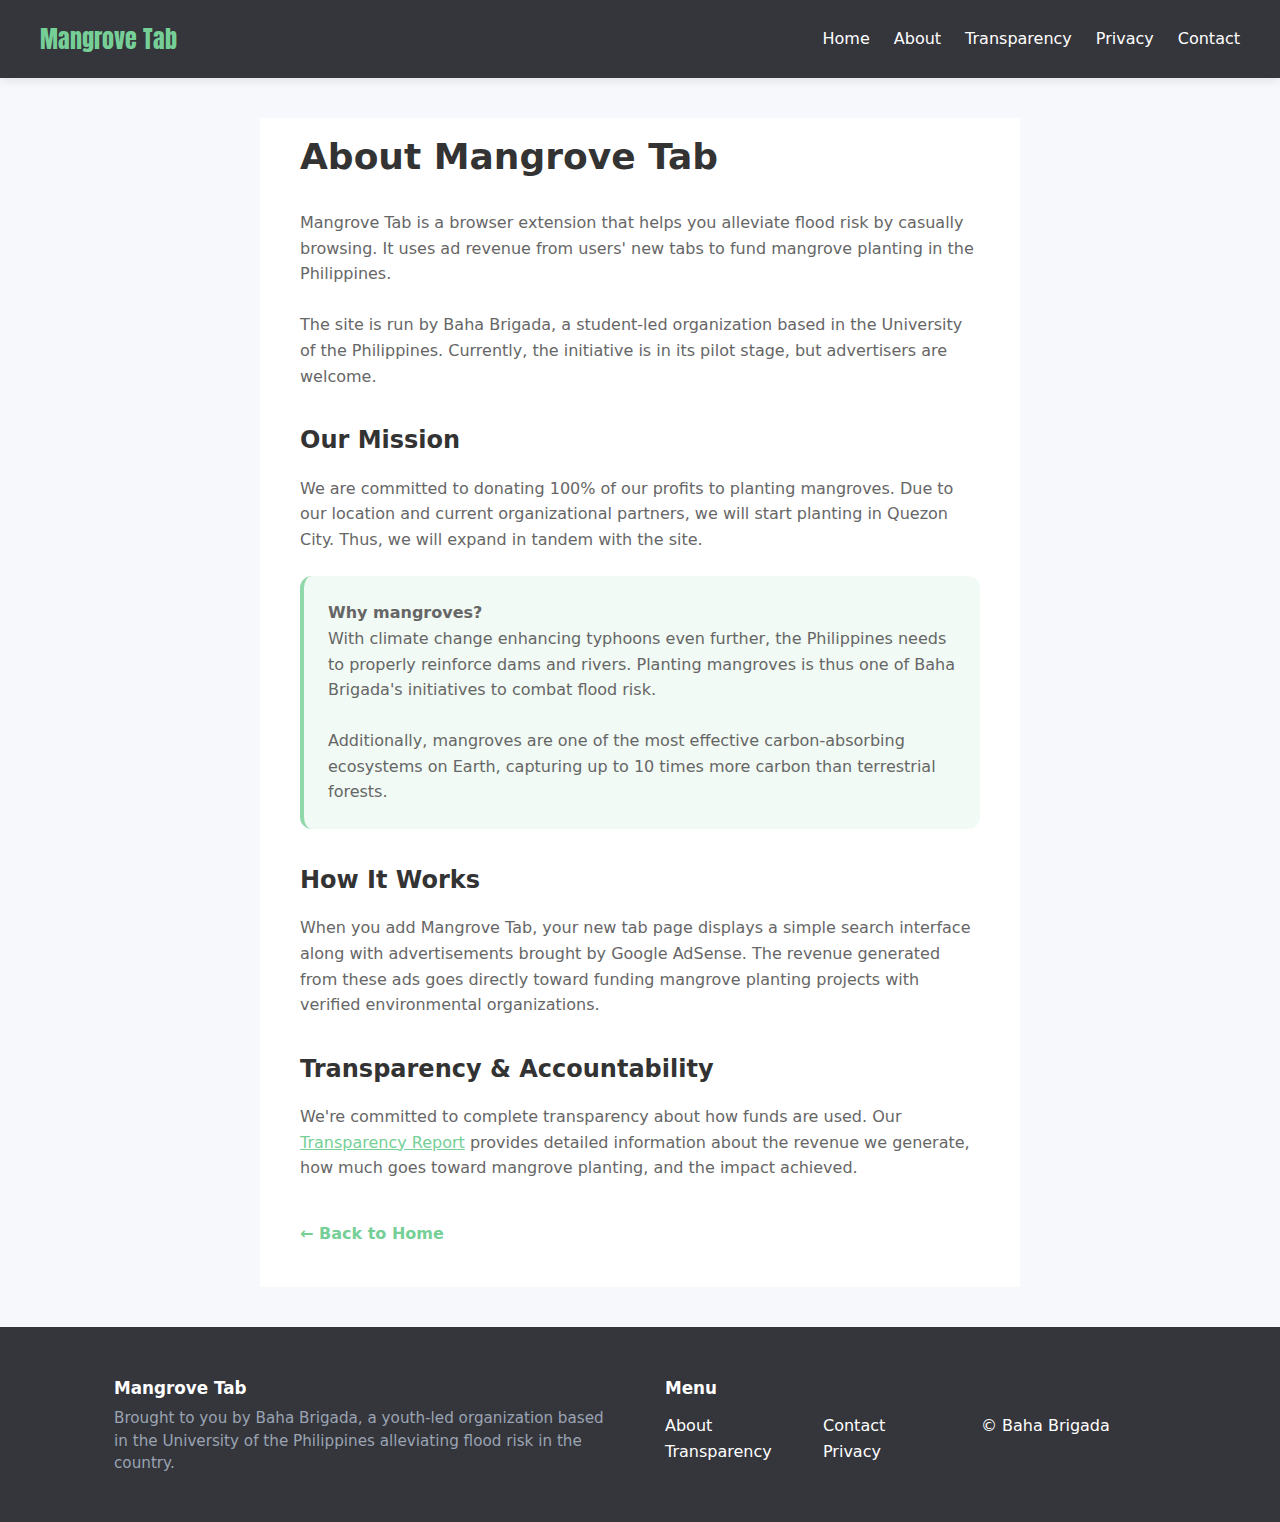
<file: final-mangrove-tab/about.html>
<!DOCTYPE html>
<html lang="en">
<head>
    <meta charset="UTF-8">
    <meta name="viewport" content="width=device-width, initial-scale=1.0">
    <title>About Us - Mangrove Tab</title>
	<link rel="stylesheet" href="style_tabs.css">
	<link rel="preconnect" href="https://fonts.googleapis.com">
  
	<link rel="preconnect" href="https://fonts.gstatic.com" crossorigin>
	<link href="https://fonts.googleapis.com/css2?family=Anton&display=swap" rel="stylesheet">
</head>
<body>
    <div class="header">
        <div class="header-content">
            <a href="index.html" class="logo-link">
                <span>Mangrove Tab</span>
            </a>
            <nav class="nav-links">
                <a href="index.html">Home</a>
                <a href="about.html">About</a>
                <a href="transparency.html">Transparency</a>
                <a href="privacy.html">Privacy</a>
                <a href="contact.html">Contact</a>
            </nav>
        </div>
    </div>

    <div class="container">
        <div class="content-box">
            <h1>About Mangrove Tab</h1>
            
            <p>
                Mangrove Tab is a browser extension that helps you alleviate flood risk by casually browsing. It uses ad revenue
				from users' new tabs to fund mangrove planting in the Philippines.
                <br/><br/>
				The site is run by Baha Brigada, a student-led organization based in the University of the Philippines. Currently,
				the initiative is in its pilot stage, but advertisers are welcome.
            </p>

            <h2>Our Mission</h2>
            <p>
				We are committed to donating 100% of our profits to planting mangroves. Due to our location and current 
				organizational partners, we will start planting in Quezon City. Thus, we will expand in tandem with the site.
            </p>

            <div class="highlight-box">
                <p style="margin: 0;">
                    <strong>Why mangroves?</strong><br>
                    With climate change enhancing typhoons even further, the Philippines needs to properly 
					reinforce dams and rivers. Planting mangroves is thus one of Baha Brigada's initiatives to combat flood risk. 
					<br/><br/>
					Additionally, mangroves are one of the most effective carbon-absorbing ecosystems on Earth, 
					capturing up to 10 times more carbon than terrestrial forests. 
                </p>
            </div>

            <h2>How It Works</h2>
            <p>
                When you add Mangrove Tab, your new tab page displays a simple search interface along with advertisements
				brought by Google AdSense. The revenue generated from these ads goes directly toward funding mangrove planting 
                projects with verified environmental organizations.
            </p>

            <h2>Transparency & Accountability</h2>
            <p>
                We're committed to complete transparency about how funds are used. Our <a href="transparency.html" style="color: #75cf96;">Transparency Report</a> 
                provides detailed information about the revenue we generate, how much goes toward mangrove planting, and the 
				impact achieved.
            </p>

            <a href="index.html" class="back-link">← Back to Home</a>
        </div>
    </div>
</body>

  <footer class="footer" role="contentinfo">
    <div class="footer__container">
      <div class="footer__split">

        <!-- LEFT: brand / summary -->
        <div class="footer__left" aria-label="About">
          <div class="brand">
            <div class="brand__title">Mangrove Tab</div>
            <div class="brand__desc">Brought to you by Baha Brigada, a youth-led organization based in the University of the Philippines alleviating flood risk in the country.</div>
          </div>
        </div>

        <!-- RIGHT: links / contact -->
        <div class="footer__right" aria-label="Site links and contact">
          <div class="links">
		    <div class="brand__title">Menu</div>
            <div class="links__row">
              <div class="links__col">
                <a href="about.html">About</a>
				<a href="transparency.html">Transparency</a>
              </div>
              <div class="links__col">
                <a href="contact.html">Contact</a>
				<a href="transparency.html">Privacy</a>
              </div>
			  <div class="links__col">
				<div>&copy;  Baha Brigada</div>
			  </div>
            </div>

            </div>

          </div>
        </div>

      </div>
    </div>
  </footer>

</html>
</file>
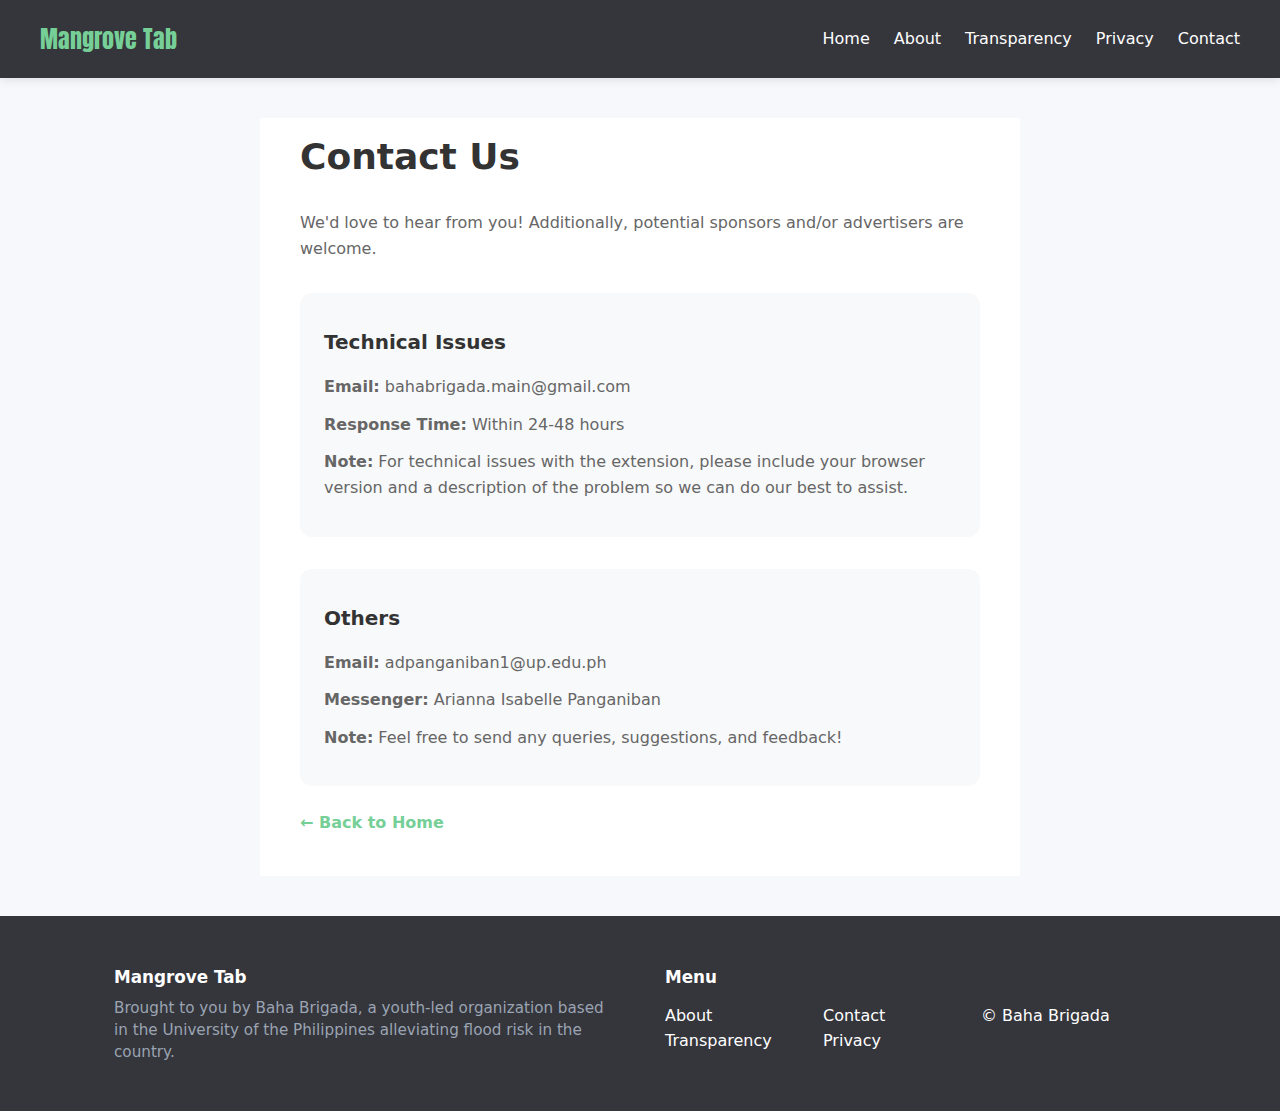
<file: final-mangrove-tab/contact.html>
<!DOCTYPE html>
<html lang="en">
<head>
    <meta charset="UTF-8">
    <meta name="viewport" content="width=device-width, initial-scale=1.0">
    <title>Contact Us - Mangrove Tab</title>
		<link rel="stylesheet" href="style_tabs.css">
	<link rel="preconnect" href="https://fonts.googleapis.com">
  
	<link rel="preconnect" href="https://fonts.gstatic.com" crossorigin>
	<link href="https://fonts.googleapis.com/css2?family=Anton&display=swap" rel="stylesheet">
    <style>

        .form-group {
            display: flex;
            flex-direction: column;
            gap: 8px;
        }

        label {
            color: #333;
            font-weight: 600;
            font-size: 14px;
        }

        input, textarea, select {
            padding: 12px 16px;
            border: 2px solid #e0e0e0;
            border-radius: 8px;
            font-size: 16px;
            font-family: inherit;
            transition: border-color 0.2s;
        }

        input:focus, textarea:focus, select:focus {
            outline: none;
            border-color: #667eea;
        }

        textarea {
            min-height: 150px;
            resize: vertical;
        }

        .contact-info {
            background: #f8f9fa;
            padding: 1px 24px 24px 24px;
            border-radius: 12px;
            margin-top: 32px;
        }

        .contact-info h2 {
            color: #333;
            margin-bottom: 16px;
            font-size: 20px;
        }

        .contact-info p {
            margin-bottom: 12px;
            color: #666;
        }
		
    </style>
</head>
<body>
    <div class="header">
        <div class="header-content">
            <a href="index.html" class="logo-link">
                <span>Mangrove Tab</span>
            </a>
            <nav class="nav-links">
                <a href="index.html">Home</a>
                <a href="about.html">About</a>
                <a href="transparency.html">Transparency</a>
                <a href="privacy.html">Privacy</a>
                <a href="contact.html">Contact</a>
            </nav>
        </div>
    </div>

    <div class="container">
        <div class="content-box">
            <h1>Contact Us</h1>
            <p>
                We'd love to hear from you! Additionally, potential
				sponsors and/or advertisers are welcome.
            </p>
			
            <div class="contact-info">
                <h2>Technical Issues</h2>
                <p><strong>Email:</strong> bahabrigada.main@gmail.com</p>
                <p><strong>Response Time:</strong> Within 24-48 hours</p>
                <p>
                    <strong>Note:</strong> For technical issues with the extension, please include your browser 
                    version and a description of the problem so we can do our best to assist.
                </p>
            </div>
			
			<div class="contact-info">
                <h2>Others</h2>
                <p><strong>Email:</strong> adpanganiban1@up.edu.ph</p>
				<p><strong>Messenger:</strong> Arianna Isabelle Panganiban</p>
                <p>
                    <strong>Note:</strong> Feel free to send any queries, suggestions, and feedback! 
                </p>
            </div>


            <a href="index.html" class="back-link">← Back to Home</a>
        </div>
    </div>
</body>

  <footer class="footer" role="contentinfo">
    <div class="footer__container">
      <div class="footer__split">

        <!-- LEFT: brand / summary -->
        <div class="footer__left" aria-label="About">
          <div class="brand">
            <div class="brand__title">Mangrove Tab</div>
            <div class="brand__desc">Brought to you by Baha Brigada, a youth-led organization based in the University of the Philippines alleviating flood risk in the country.</div>
          </div>
        </div>

        <!-- RIGHT: links / contact -->
        <div class="footer__right" aria-label="Site links and contact">
          <div class="links">
		    <div class="brand__title">Menu</div>
            <div class="links__row">
              <div class="links__col">
                <a href="about.html">About</a>
				<a href="transparency.html">Transparency</a>
              </div>
              <div class="links__col">
                <a href="contact.html">Contact</a>
				<a href="transparency.html">Privacy</a>
              </div>
			  <div class="links__col">
				<div>&copy;  Baha Brigada</div>
			  </div>
            </div>

            </div>

          </div>
        </div>

      </div>
    </div>
  </footer>

</html>
</file>
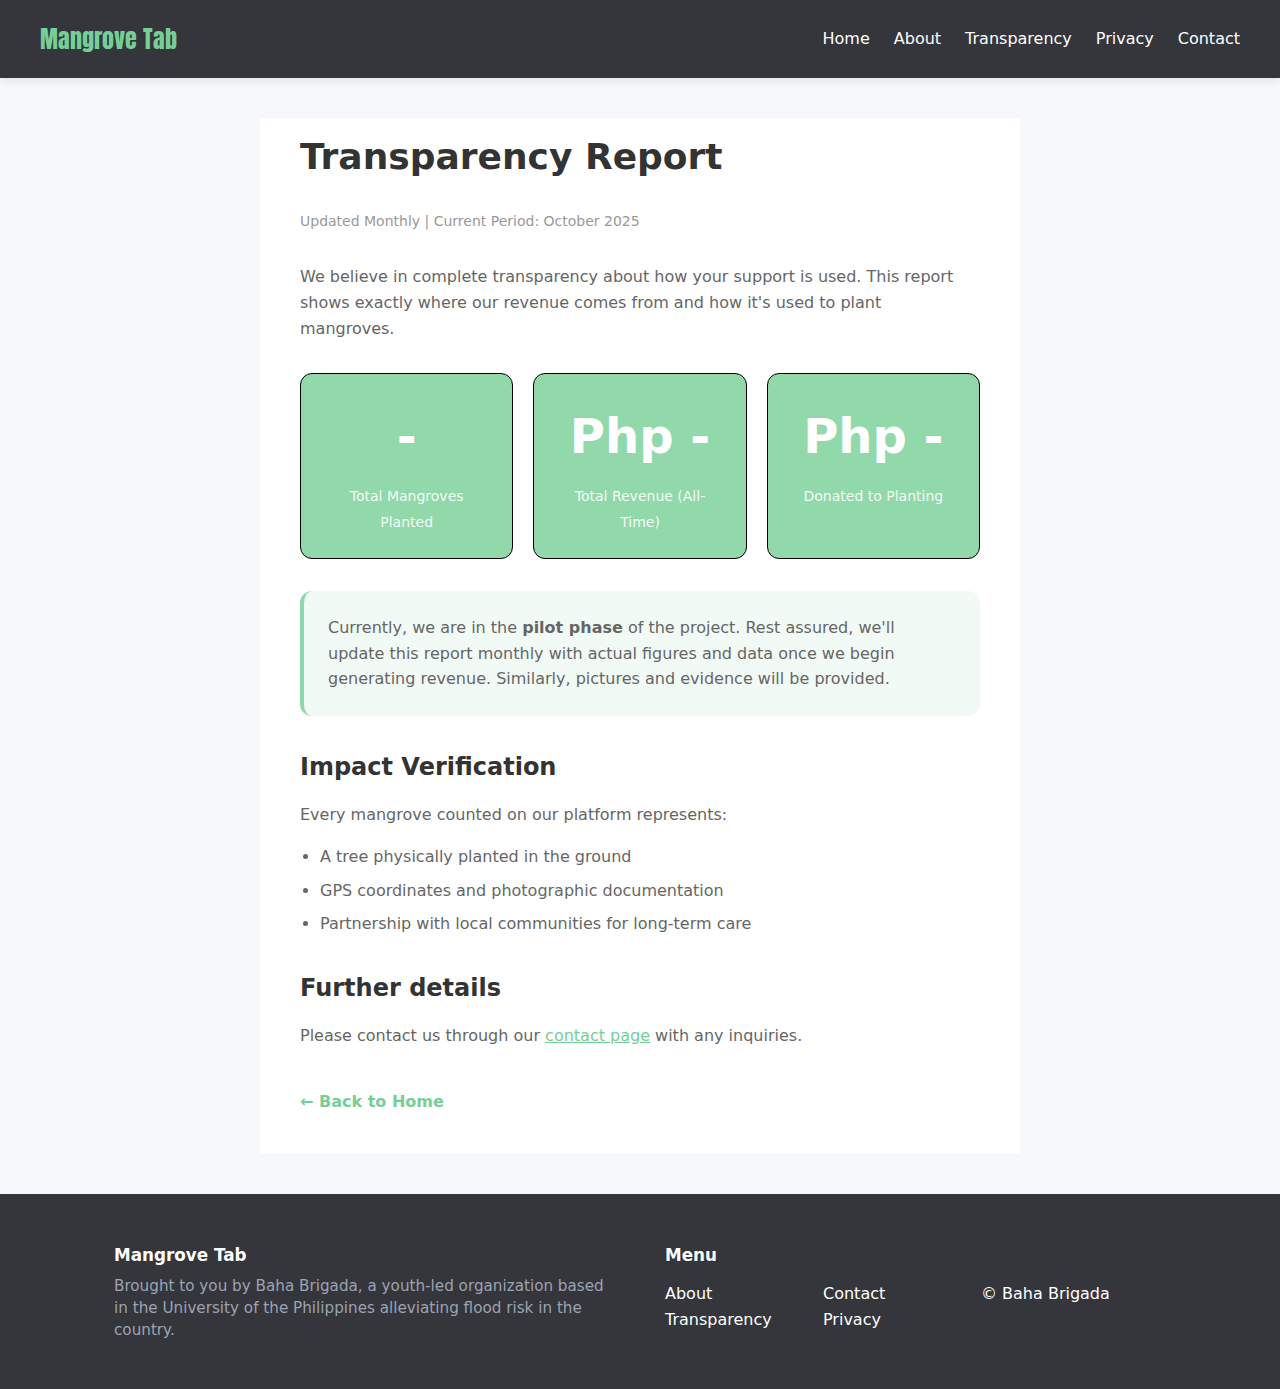
<file: final-mangrove-tab/transparency.html>
<!DOCTYPE html>
<html lang="en">
<head>
    <meta charset="UTF-8">
    <meta name="viewport" content="width=device-width, initial-scale=1.0">
    <title>Transparency Report - Mangrove Tab</title>
	<link rel="stylesheet" href="style_tabs.css">
	<link rel="preconnect" href="https://fonts.googleapis.com">
  
	<link rel="preconnect" href="https://fonts.gstatic.com" crossorigin>
	<link href="https://fonts.googleapis.com/css2?family=Anton&display=swap" rel="stylesheet">
    <style>
        .last-updated {
            color: #999;
            margin-bottom: 32px;
            font-size: 14px;
        }

        .stats-grid {
            display: grid;
            grid-template-columns: repeat(auto-fit, minmax(200px, 1fr));
            gap: 20px;
            margin: 32px 0;
        }

        .stat-card {
            background: rgba(117, 207, 150, 0.8);
            color: white;
            padding: 24px;
            border-radius: 12px;
            text-align: center;
			border: 1px solid black;
        }

        .stat-number {
            font-size: 48px;
            font-weight: bold;
            display: block;
            margin-bottom: 8px;
        }

        .stat-label {
            font-size: 14px;
            opacity: 0.9;
        }
    </style>
</head>
<body>
    <div class="header">
        <div class="header-content">
            <a href="index.html" class="logo-link">
                <span>Mangrove Tab</span>
            </a>
            <nav class="nav-links">
                <a href="index.html">Home</a>
                <a href="about.html">About</a>
                <a href="transparency.html">Transparency</a>
                <a href="privacy.html">Privacy</a>
                <a href="contact.html">Contact</a>
            </nav>
        </div>
    </div>

    <div class="container">
        <div class="content-box">
            <h1>Transparency Report</h1>
            <p class="last-updated">Updated Monthly | Current Period: October 2025</p>
            
            <p>
                We believe in complete transparency about how your support is used. 
                This report shows exactly where our revenue comes from and how it's used to plant mangroves.
            </p>

            <div class="stats-grid">
                <div class="stat-card">
                    <span class="stat-number">-</span>
                    <span class="stat-label">Total Mangroves Planted</span>
                </div>
                <div class="stat-card">
                    <span class="stat-number">Php -</span>
                    <span class="stat-label">Total Revenue (All-Time)</span>
                </div>
                <div class="stat-card">
                    <span class="stat-number">Php -</span>
                    <span class="stat-label">Donated to Planting</span>
                </div>
            </div>

            <div class="highlight-box">
                <p style="margin: 0;">
                    Currently, we are in the <strong>pilot phase</strong>	 of the project. Rest assured, 
					we'll update this report monthly with actual figures and data once we begin generating revenue. 
					Similarly, pictures and evidence will be provided.
                </p>
            </div>

            <h2>Impact Verification</h2>
            <p>
                Every mangrove counted on our platform represents:
            </p>
            <ul style="color: #666; margin-left: 20px; margin-bottom: 16px;">
                <li style="margin-bottom: 8px;">A tree physically planted in the ground</li>
                <li style="margin-bottom: 8px;">GPS coordinates and photographic documentation</li>
                <li style="margin-bottom: 8px;">Partnership with local communities for long-term care</li>
            </ul>

            <h2>Further details</h2>
            <p>
                Please contact us through our <a href="contact.html" style="color: rgba(117, 207, 150)">contact page</a> with any inquiries.
            </p>
</body>
            <a href="index.html" class="back-link">← Back to Home</a>
        </div>
    </div>

  <footer class="footer" role="contentinfo">
    <div class="footer__container">
      <div class="footer__split">

        <!-- LEFT: brand / summary -->
        <div class="footer__left" aria-label="About">
          <div class="brand">
            <div class="brand__title">Mangrove Tab</div>
            <div class="brand__desc">Brought to you by Baha Brigada, a youth-led organization based in the University of the Philippines alleviating flood risk in the country.</div>
          </div>
        </div>

        <!-- RIGHT: links / contact -->
        <div class="footer__right" aria-label="Site links and contact">
          <div class="links">
		    <div class="brand__title">Menu</div>
            <div class="links__row">
              <div class="links__col">
                <a href="about.html">About</a>
				<a href="transparency.html">Transparency</a>
              </div>
              <div class="links__col">
                <a href="contact.html">Contact</a>
				<a href="transparency.html">Privacy</a>
              </div>
			  <div class="links__col">
				<div>&copy;  Baha Brigada</div>
			  </div>
            </div>

            </div>

          </div>
        </div>

      </div>
    </div>
  </footer>

</html>
</file>
<file: style_tabs.css>
* {
            margin: 0;
            padding: 0;
            box-sizing: border-box;
        }

        body {
            font-family: -apple-system, BlinkMacSystemFont, 'Segoe UI', Roboto, Oxygen, Ubuntu, sans-serif;
            background: #fff;
            line-height: 1.6;
        }

        .header {
            background: #35353c;
            color: white;
            padding: 20px;
            box-shadow: 0 2px 10px rgba(0, 0, 0, 0.1);
        }

        .header-content {
            max-width: 1200px;
            margin: 0 auto;
            display: flex;
            justify-content: space-between;
            align-items: center;
        }

        .logo-link {
            display: flex;
            align-items: center;
            gap: 12px;
            text-decoration: none;
            color: white;
            font-size: 24px;
			font-family: "Anton", sans-serif;
			font-weight: 400;
			font-style: normal;
			color: #75cf96;

        }

        .logo-icon {
            font-size: 36px;
        }

        .nav-links {
            display: flex;
            gap: 24px;
        }

        .nav-links a {
            color: white;
            text-decoration: none;
            font-weight: 500;
            transition: opacity 0.2s;
        }

        .nav-links a:hover {
            opacity: 0.8;
        }

        .container {
            max-width: 800px;
            margin: 40px auto;
            padding: 0 20px;
        }

        .content-box {
            background: #fff;
            padding: 10px 40px 40px 40px;
        }

        h1 {
            color: #333;
            margin-bottom: 24px;
            font-size: 36px;
        }

        h2 {
            color: #333;
            margin-top: 32px;
            margin-bottom: 16px;
            font-size: 24px;
        }

        p {
            color: #666;
            margin-bottom: 16px;
            font-size: 16px;
        }

        .highlight-box {
            background: rgba(117, 207, 150, 0.1);
            padding: 24px;
            border-radius: 12px;
            border-left: 4px solid rgba(117, 207, 150, 0.8);
            margin: 24px 0;
        }

        .back-link {
            display: inline-block;
            margin-top: 24px;
            color: #75cf96;
            text-decoration: none;
            font-weight: 600;
        }

        .back-link:hover {
            text-decoration: underline;
		}
	
		 @media (max-width: 769px) {
			.nav-links {
				display:none;
			}
		}

	
/*footer*/

    :root{ --bg:#0f1724; --panel:#0b1220; --muted:#9aa4b2; --accent:#60a5fa; }
    *{box-sizing:border-box}
    body{font-family:system-ui,-apple-system,Segoe UI,Roboto,'Helvetica Neue',Arial; margin:0; background:#f6f8fb; color:#0b1220}

    /* Footer base */
    footer.footer{background:#35353c; color:#fff; padding:24px 16px}
    .footer__container{max-width:1100px; margin:0 auto; display:flex; flex-direction:column; gap:18px}

    /* Split layout - stacks on narrow screens */
    .footer__split{display:flex; flex-direction:column; gap:18px}

    .footer__left, .footer__right{
      padding:16px; border-radius:10px; background:#35353c
    }

    /* Left column content */
    .brand{display:flex; flex-direction:column; gap:6px}
    .brand__title{font-weight:700; font-size:1.05rem}
    .brand__desc{color:var(--muted); font-size:0.95rem; line-height:1.45}

    /* Right column content (links, contact) */
    .links{display:flex; flex-direction:column; gap:12px}
    .links__row{display:flex; gap:18px; flex-wrap:wrap}
    .links__col{min-width:140px}
    .links a{display:block; text-decoration:none; color:inherit}
    .links a:hover{color:#75cf96}

    /* Responsive breakpoints */
    @media (min-width:700px){
      .footer__container{padding:8px}
      .footer__split{flex-direction:row; align-items:flex-start}
      .footer__left, .footer__right{flex:1}
      .footer__meta{flex-direction:row; justify-content:space-between; width:100%; align-items:center}

    }
</file>
<file: final-mangrove-tab/style_tabs.css>
* {
            margin: 0;
            padding: 0;
            box-sizing: border-box;
        }

        body {
            font-family: -apple-system, BlinkMacSystemFont, 'Segoe UI', Roboto, Oxygen, Ubuntu, sans-serif;
            background: #fff;
            line-height: 1.6;
        }

        .header {
            background: #35353c;
            color: white;
            padding: 20px;
            box-shadow: 0 2px 10px rgba(0, 0, 0, 0.1);
        }

        .header-content {
            max-width: 1200px;
            margin: 0 auto;
            display: flex;
            justify-content: space-between;
            align-items: center;
        }

        .logo-link {
            display: flex;
            align-items: center;
            gap: 12px;
            text-decoration: none;
            color: white;
            font-size: 24px;
			font-family: "Anton", sans-serif;
			font-weight: 400;
			font-style: normal;
			color: #75cf96;

        }

        .logo-icon {
            font-size: 36px;
        }

        .nav-links {
            display: flex;
            gap: 24px;
        }

        .nav-links a {
            color: white;
            text-decoration: none;
            font-weight: 500;
            transition: opacity 0.2s;
        }

        .nav-links a:hover {
            opacity: 0.8;
        }

        .container {
            max-width: 800px;
            margin: 40px auto;
            padding: 0 20px;
        }

        .content-box {
            background: #fff;
            padding: 10px 40px 40px 40px;
        }

        h1 {
            color: #333;
            margin-bottom: 24px;
            font-size: 36px;
        }

        h2 {
            color: #333;
            margin-top: 32px;
            margin-bottom: 16px;
            font-size: 24px;
        }

        p {
            color: #666;
            margin-bottom: 16px;
            font-size: 16px;
        }

        .highlight-box {
            background: rgba(117, 207, 150, 0.1);
            padding: 24px;
            border-radius: 12px;
            border-left: 4px solid rgba(117, 207, 150, 0.8);
            margin: 24px 0;
        }

        .back-link {
            display: inline-block;
            margin-top: 24px;
            color: #75cf96;
            text-decoration: none;
            font-weight: 600;
        }

        .back-link:hover {
            text-decoration: underline;
		}
	
	
	
/*footer*/

    :root{ --bg:#0f1724; --panel:#0b1220; --muted:#9aa4b2; --accent:#60a5fa; }
    *{box-sizing:border-box}
    body{font-family:system-ui,-apple-system,Segoe UI,Roboto,'Helvetica Neue',Arial; margin:0; background:#f6f8fb; color:#0b1220}

    /* Footer base */
    footer.footer{background:#35353c; color:#fff; padding:24px 16px}
    .footer__container{max-width:1100px; margin:0 auto; display:flex; flex-direction:column; gap:18px}

    /* Split layout - stacks on narrow screens */
    .footer__split{display:flex; flex-direction:column; gap:18px}

    .footer__left, .footer__right{
      padding:16px; border-radius:10px; background:#35353c
    }

    /* Left column content */
    .brand{display:flex; flex-direction:column; gap:6px}
    .brand__title{font-weight:700; font-size:1.05rem}
    .brand__desc{color:var(--muted); font-size:0.95rem; line-height:1.45}

    /* Right column content (links, contact) */
    .links{display:flex; flex-direction:column; gap:12px}
    .links__row{display:flex; gap:18px; flex-wrap:wrap}
    .links__col{min-width:140px}
    .links a{display:block; text-decoration:none; color:inherit}
    .links a:hover{color:#75cf96}

    /* Responsive breakpoints */
    @media (min-width:700px){
      .footer__container{padding:8px}
      .footer__split{flex-direction:row; align-items:flex-start}
      .footer__left, .footer__right{flex:1}
      .footer__meta{flex-direction:row; justify-content:space-between; width:100%; align-items:center}
    }
</file>
